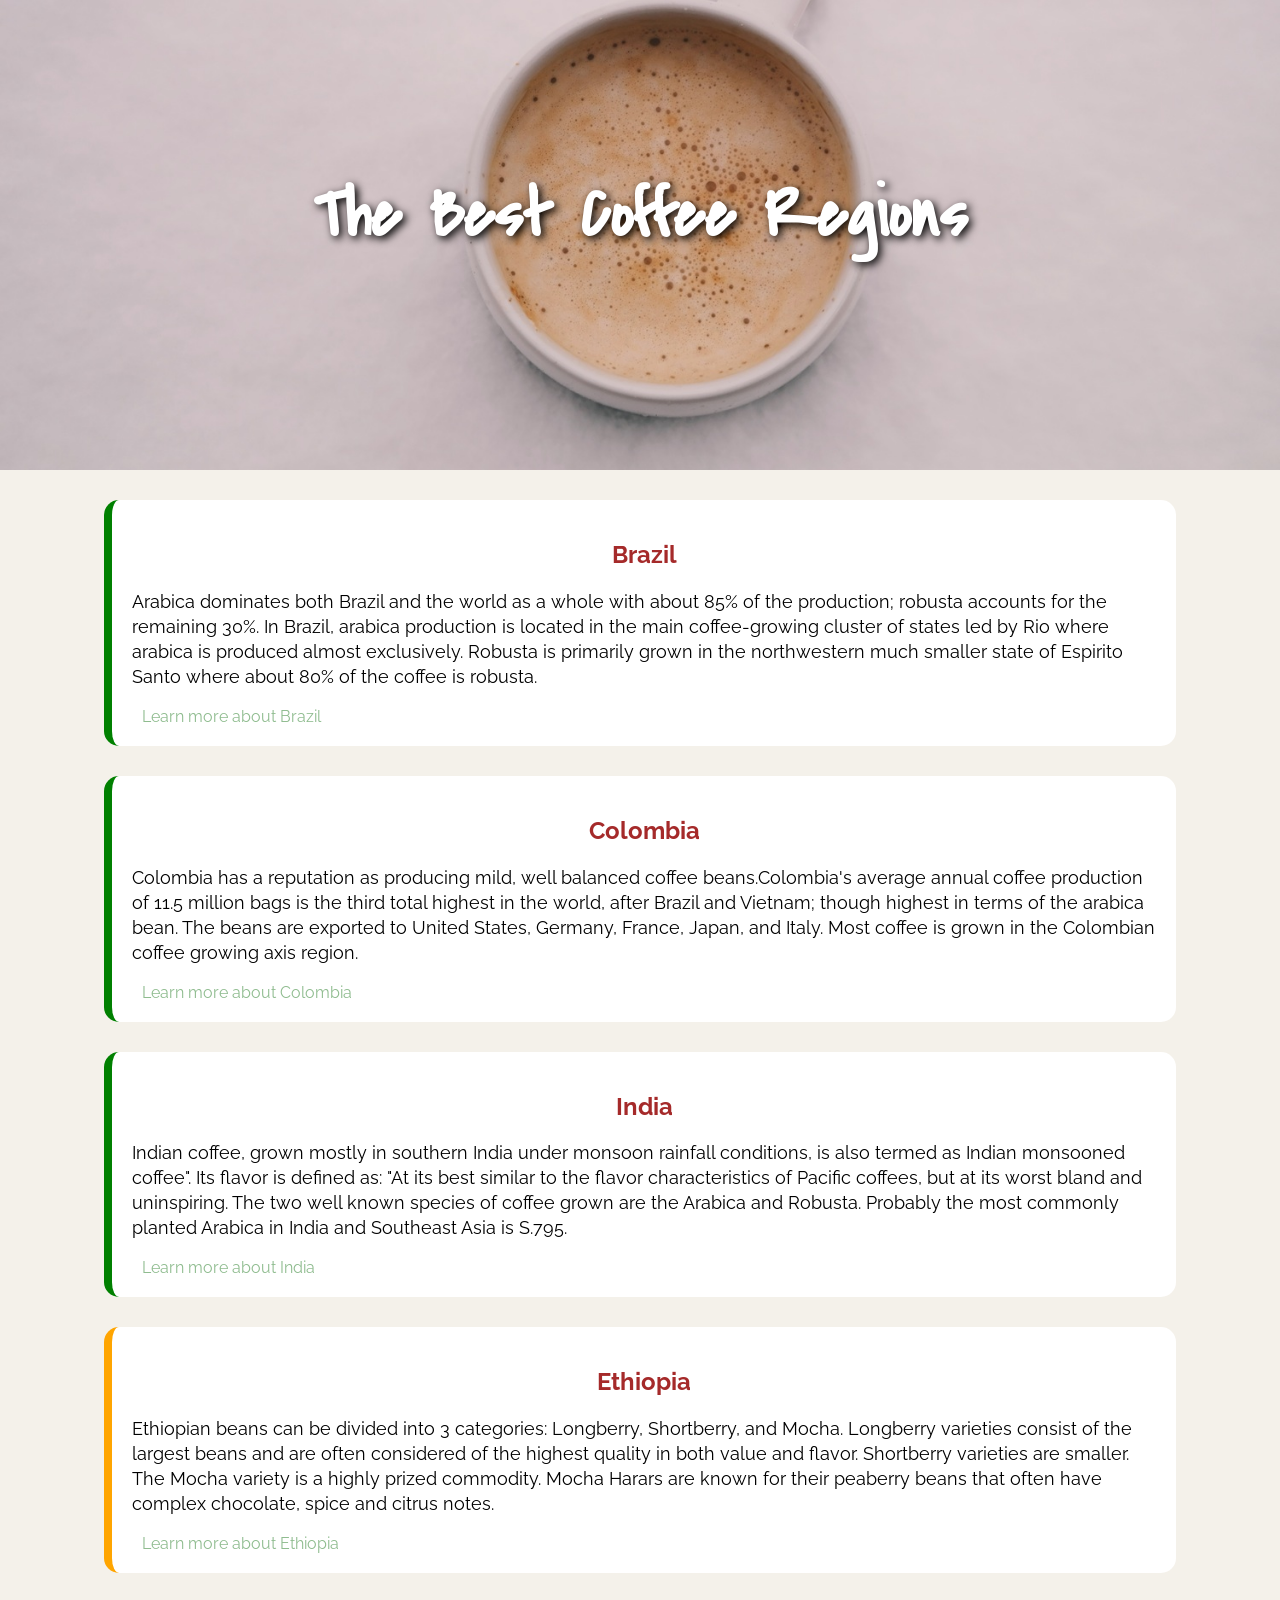
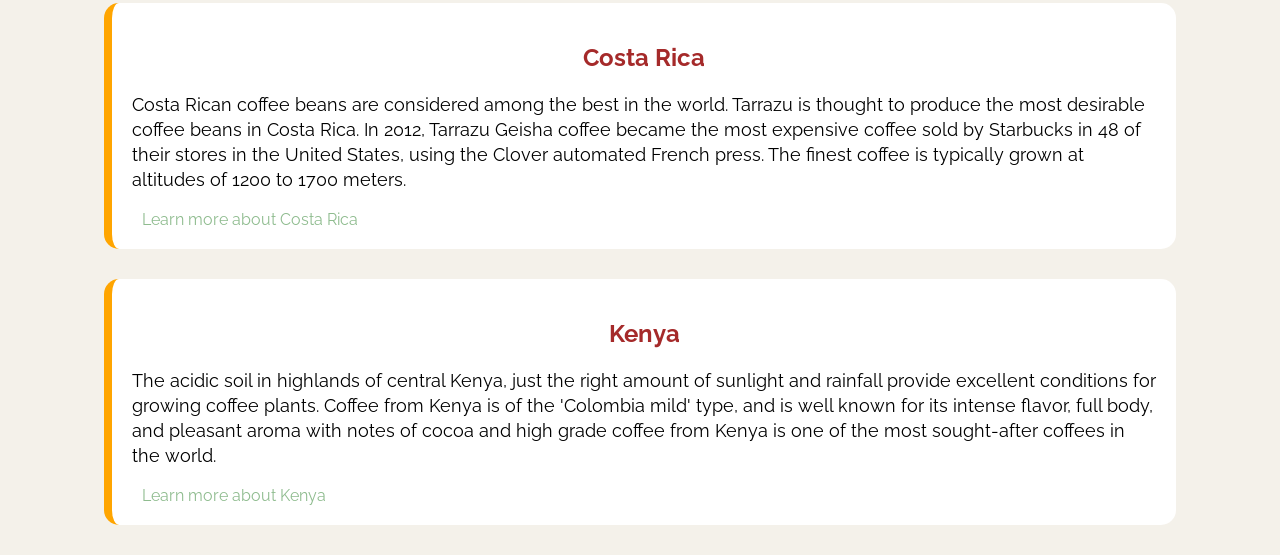
<file: src/index.html>
<!DOCTYPE html>
<html lang="en">
<head>
    <meta charset="UTF-8">
    <title>Coffee</title>
    <link rel="shortcut icon" href="../img/Image20260629205224.jpg" type="image/jpg">
    <link rel="stylesheet" href="../css/style.css">
</head>
<body>
<div class="header">
    <h1>The Best Coffee Regions</h1>
</div>
<div class="main">
    <div class="left">
        <div>
            <h2>Brazil</h2>
            <p> Arabica dominates both Brazil and the world as a whole with about 85% of the production; robusta
                accounts for the remaining 30%. In Brazil, arabica production is located in the main coffee-growing
                cluster of states led by Rio where arabica is
                produced almost exclusively. Robusta is primarily grown in the northwestern much smaller state of
                Espirito Santo where about 80% of the coffee is robusta.</p>
            <a href="https://en.wikipedia.org/wiki/Brazil" target="_blank">Learn more about Brazil</a>
        </div>

        <div>
            <h2>Colombia</h2>
            <p> Colombia has a reputation as producing mild, well balanced coffee beans.Colombia's average annual coffee
                production of 11.5 million bags is the third total highest in the world, after Brazil and Vietnam;
                though highest in terms of the arabica
                bean. The beans are exported to United States, Germany, France, Japan, and Italy. Most coffee is grown
                in the Colombian coffee growing axis region.</p>
            <a href="https://en.wikipedia.org/wiki/Colombia" target="_blank">Learn more about Colombia</a>
        </div>

        <div>
            <h2>India</h2>
            <p> Indian coffee, grown mostly in southern India under monsoon rainfall conditions, is also termed as
                Indian monsooned coffee". Its flavor is defined as: "At its best similar to the flavor characteristics
                of Pacific coffees, but at its worst bland and uninspiring. The two well known species of coffee grown
                are the Arabica and Robusta. Probably the most commonly planted Arabica in India and Southeast Asia is
                S.795.</p>
            <a href="https://en.wikipedia.org/wiki/India" target="_blank">Learn more about India</a>
        </div>
    </div>
    <div class=rigth>
        <div>
            <h2>Ethiopia</h2>
            <p> Ethiopian beans can be divided into 3 categories: Longberry, Shortberry, and Mocha. Longberry varieties
                consist of the largest beans and are often considered of the highest quality in both value and flavor.
                Shortberry varieties are smaller. The Mocha variety is a highly prized commodity. Mocha Harars are known
                for their peaberry beans that often have complex chocolate, spice and citrus notes.</p>
            <a href="https://en.wikipedia.org/wiki/Ethiopia" target="_blank">Learn more about Ethiopia</a>
        </div>
        <div>
            <h2>Costa Rica</h2>
            <p> Costa Rican coffee beans are considered among the best in the world. Tarrazu is thought to produce the
                most desirable coffee beans in Costa Rica. In 2012, Tarrazu Geisha coffee became the most expensive
                coffee sold by Starbucks in 48 of their stores in the United States, using the Clover automated French
                press. The finest coffee is typically grown at altitudes of 1200 to 1700 meters.</p>
            <a href="https://en.wikipedia.org/wiki/Costa_Rica" target="_blank">Learn more about Costa Rica</a>
        </div>
        <div>
            <h2>Kenya</h2>
            <p> The acidic soil in highlands of central Kenya, just the right amount of sunlight and rainfall provide
                excellent conditions for growing coffee plants. Coffee from Kenya is of the 'Colombia mild' type, and is
                well known for its intense flavor, full body, and pleasant aroma with notes of cocoa and high grade
                coffee from Kenya is one of the most sought-after coffees in the world.</p>
            <a href="https://en.wikipedia.org/wiki/Kenya" target="_blank">Learn more about Kenya</a>
        </div>
    </div>
</div>
</body>
</html>
</file>
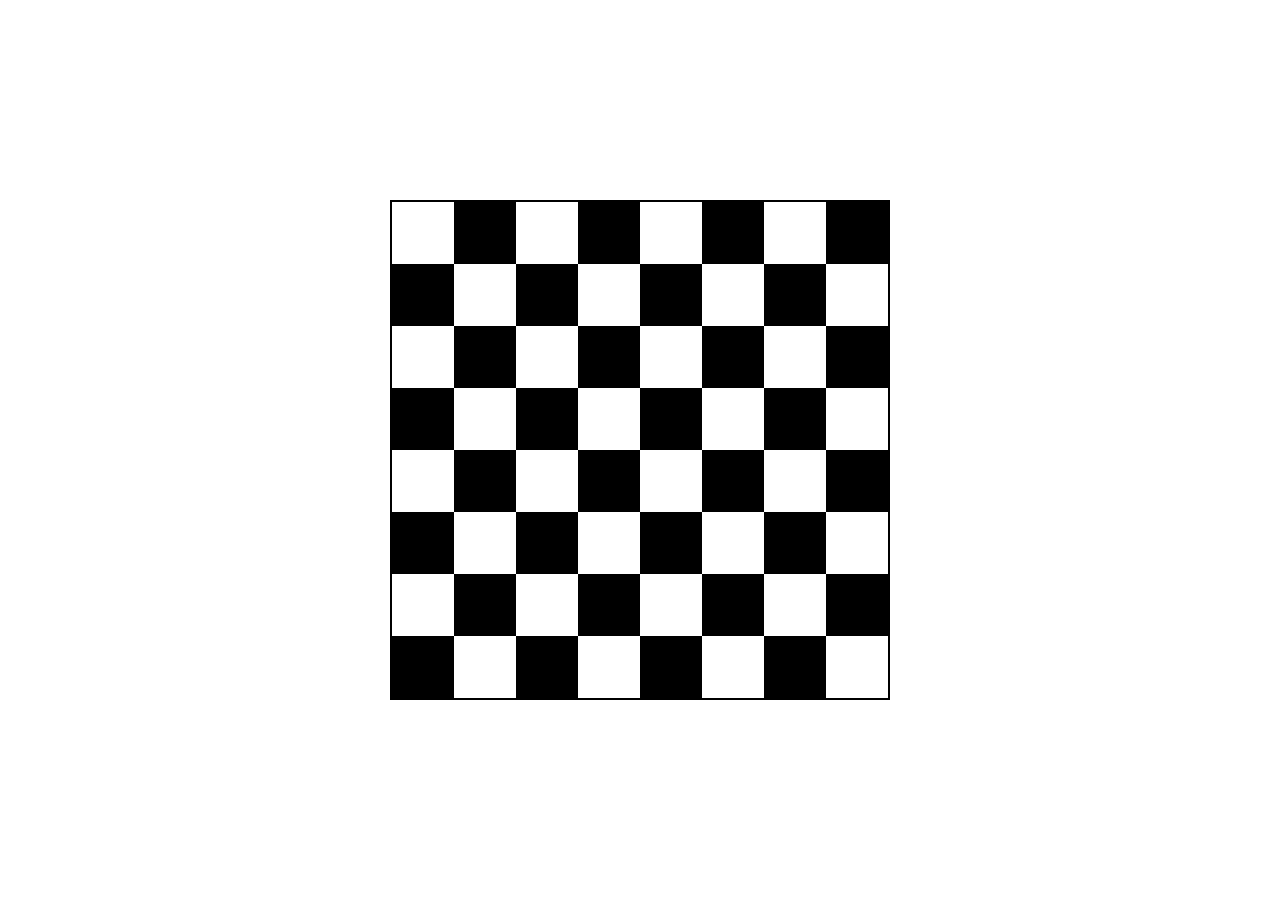
<file: src_board/html_board.html>
<!DOCTYPE html>
<html lang="ru">
<head>
    <meta charset="UTF-8">
    <meta name="viewport" content="width=device-width, initial-scale=1.0">
    <title>Шахматная доска</title>
    <link rel="stylesheet" href="../css_board/css_board.css">
</head>
<body>

<table>
    <tr>
        <td class="white"></td>
        <td class="black"></td>
        <td class="white"></td>
        <td class="black"></td>
        <td class="white"></td>
        <td class="black"></td>
        <td class="white"></td>
        <td class="black"></td>
    </tr>

    <tr>
        <td class="black"></td>
        <td class="white"></td>
        <td class="black"></td>
        <td class="white"></td>
        <td class="black"></td>
        <td class="white"></td>
        <td class="black"></td>
        <td class="white"></td>
    </tr>

    <tr>
        <td class="white"></td>
        <td class="black"></td>
        <td class="white"></td>
        <td class="black"></td>
        <td class="white"></td>
        <td class="black"></td>
        <td class="white"></td>
        <td class="black"></td>
    </tr>

    <tr>
        <td class="black"></td>
        <td class="white"></td>
        <td class="black"></td>
        <td class="white"></td>
        <td class="black"></td>
        <td class="white"></td>
        <td class="black"></td>
        <td class="white"></td>
    </tr>

    <tr>
        <td class="white"></td>
        <td class="black"></td>
        <td class="white"></td>
        <td class="black"></td>
        <td class="white"></td>
        <td class="black"></td>
        <td class="white"></td>
        <td class="black"></td>
    </tr>

    <tr>
        <td class="black"></td>
        <td class="white"></td>
        <td class="black"></td>
        <td class="white"></td>
        <td class="black"></td>
        <td class="white"></td>
        <td class="black"></td>
        <td class="white"></td>
    </tr>

    <tr>
        <td class="white"></td>
        <td class="black"></td>
        <td class="white"></td>
        <td class="black"></td>
        <td class="white"></td>
        <td class="black"></td>
        <td class="white"></td>
        <td class="black"></td>
    </tr>

    <tr>
        <td class="black"></td>
        <td class="white"></td>
        <td class="black"></td>
        <td class="white"></td>
        <td class="black"></td>
        <td class="white"></td>
        <td class="black"></td>
        <td class="white"></td>
    </tr>
</table>

</body>
</html>
</file>
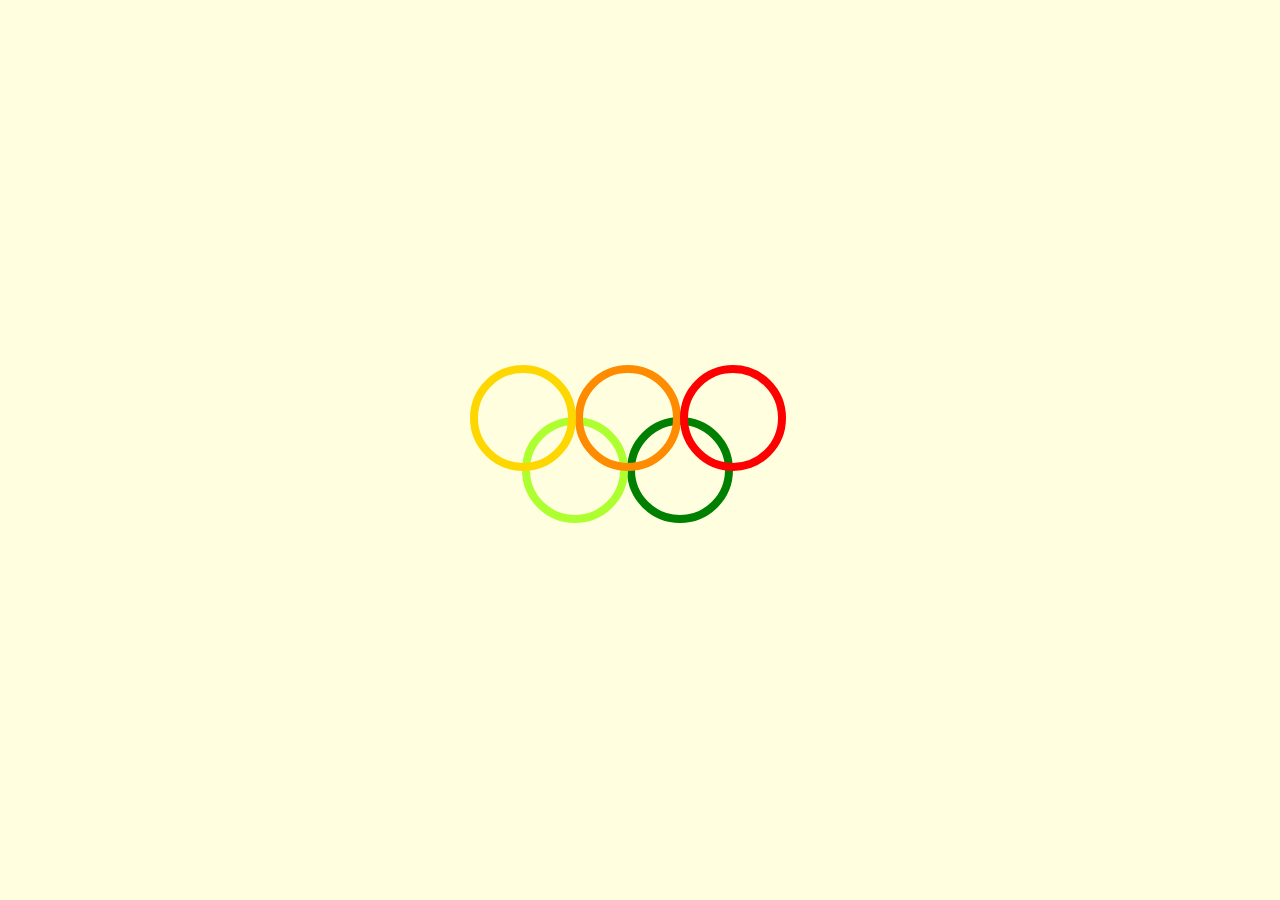
<file: src_rings/index_rings.html>
<!DOCTYPE html>
<html lang="en">
<head>
    <meta charset="UTF-8">
    <meta name="viewport" content="width=device-width, initial-scale=1.0">
    <title>HM_06</title>
    <link rel="stylesheet" href="../css_rings/style.css_rings.css">
</head>
<body>

<div class="rings">
    <div class="ring ring1"></div>
    <div class="ring ring2"></div>
    <div class="ring ring3"></div>
    <div class="ring ring4"></div>
    <div class="ring ring5"></div>
</div>

</body>
</html>
</file>
<file: css/style.css>
@import url('https://fonts.googleapis.com/css2?family=Covered+By+Your+Grace&family=Raleway:wght@400;700&display=swap');

body{
    margin:0;
    font-family:Raleway, sans-serif;
    background-color:#f4f1ea;
}


.header{
    height:350px;
    background-image:url("../img/Image20260629205224.jpg");
    background-repeat:no-repeat;
    background-size:cover;
    background-position:center;
    text-align:center;
    padding-top:120px;
}

.header h1{
    font-family:'Covered By Your Grace', cursive;
    font-size:70px;
    color:white;
    text-shadow:3px 3px 8px black;
}

h2{
    color:brown;
    text-align:center;
}


p{
    font-size:18px;
    line-height:25px;
}


a{
    text-decoration:none;
    color:darkseagreen;
    padding:10px;
    border-radius:5px;
}


.left div{
    border-left:8px solid green;
    width:80%;
    margin:30px auto;
    background:white;
    padding:20px;
    border-radius:15px;
}

.rigth div{
    border-left:8px solid orange;
    width:80%;
    margin:30px auto;
    background:white;
    padding:20px;
    border-radius:15px;
}





/*h1{*/
/*    font-family:"Covered By Your Grace", cursive;*/
/*    font-size:80px;*/
/*    color:white;*/
/*    text-shadow:2px 2px 5px black;*/
/*}*/

/*.main{*/
/*    width:90%;*/
/*    margin:20px auto;*/
/*}*/

/*.countries{*/
/*    list-style:none;*/
/*    padding:0;*/
/*}*/

/*.countries li{*/
/*    display:inline-block;*/
/*    width:45%;*/
/*    margin:10px;*/
/*    padding:15px;*/
/*    background-color:#fff8dc;*/
/*    border:2px solid brown;*/
/*    vertical-align:top;*/
/*}*/

/*.countries h2{*/
/*    text-align:center;*/
/*    color:brown;*/
/*    font-family:"Covered By Your Grace", cursive;*/
/*    font-size:40px;*/
/*}*/

/*.countries p{*/
/*    font-size:16px;*/
/*    line-height:1.5;*/
/*}*/

/*.countries a{*/
/*    color:darkred;*/
/*    text-decoration:none;*/
/*    font-weight:bold;*/
/*}*/

/*.countries a:hover{*/
/*    text-decoration:underline;*/
/*}*/
</file>
<file: css_board/css_board.css>
body {
    margin: 0;
    display: flex;
    justify-content: center;
    align-items: center;
    height: 100vh;
}

table {
    border: 2px solid black;
    border-collapse: collapse;
}

td {
    width: 60px;
    height: 60px;
}

.white {
    background-color: white;
}

.black {
    background-color: black;
}


/*body {*/
/*    margin: 0;*/
/*    display: flex;*/
/*    justify-content: center;*/
/*    align-items: center;*/
/*    height: 100vh;*/
/*    background: whitesmoke;*/
/*}*/

/*.board {*/
/*    display: flex;*/
/*    width: 480px;*/
/*    flex-wrap: wrap;*/
/*    border: 2px solid black;*/
/*}*/

/*.white {*/
/*    width: 60px;*/
/*    height: 60px;*/
/*    background-color: white;*/
/*}*/

/*.black {*/
/*    width: 60px;*/
/*    height: 60px;*/
/*    background-color: black;*/
/*}*/
</file>
<file: css_rings/style.css_rings.css>
body {
    margin: 0;
    display: flex;
    justify-content: center;
    align-items: center;
    height: 100vh;
    background: lightyellow;
}

.rings {
    position: relative;
    width: 340px;
    height: 170px;
}

.ring {
    position: absolute;
    width: 90px;
    height: 90px;
    border: 8px solid;
    border-radius: 50%;
    background: transparent;
}

.ring1 {
    border-color: gold;
    left: 0;
    top: 0;
    z-index: 5;
}

.ring2 {
    border-color: darkorange;
    left: 105px;
    top: 0;
    z-index: 4;
}

.ring3 {
    border-color: red;
    left: 210px;
    top: 0;
    z-index: 5;
}

.ring4 {
    border-color: greenyellow;
    left: 52px;
    top: 52px;
    z-index: 2;
}

.ring5 {
    border-color: green;
    left: 157px;
    top: 52px;
    z-index: 1;
}
</file>
